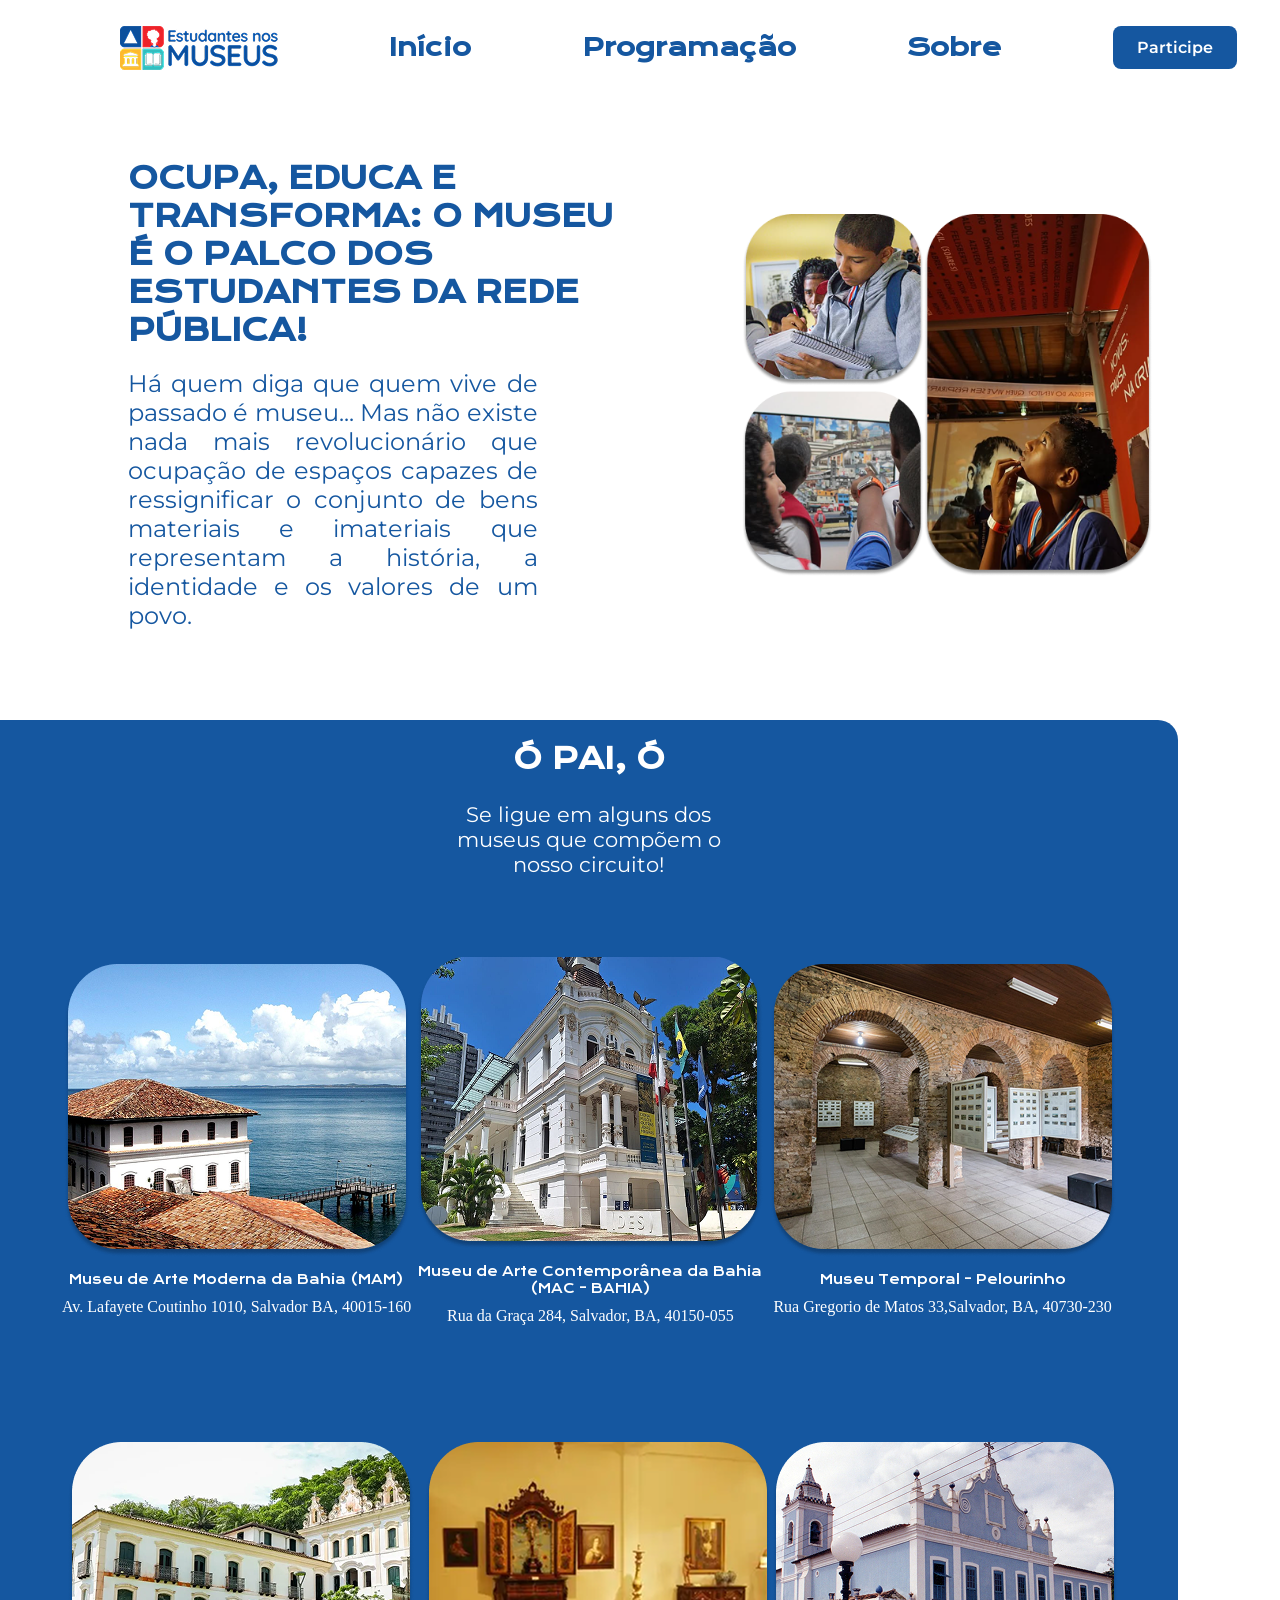
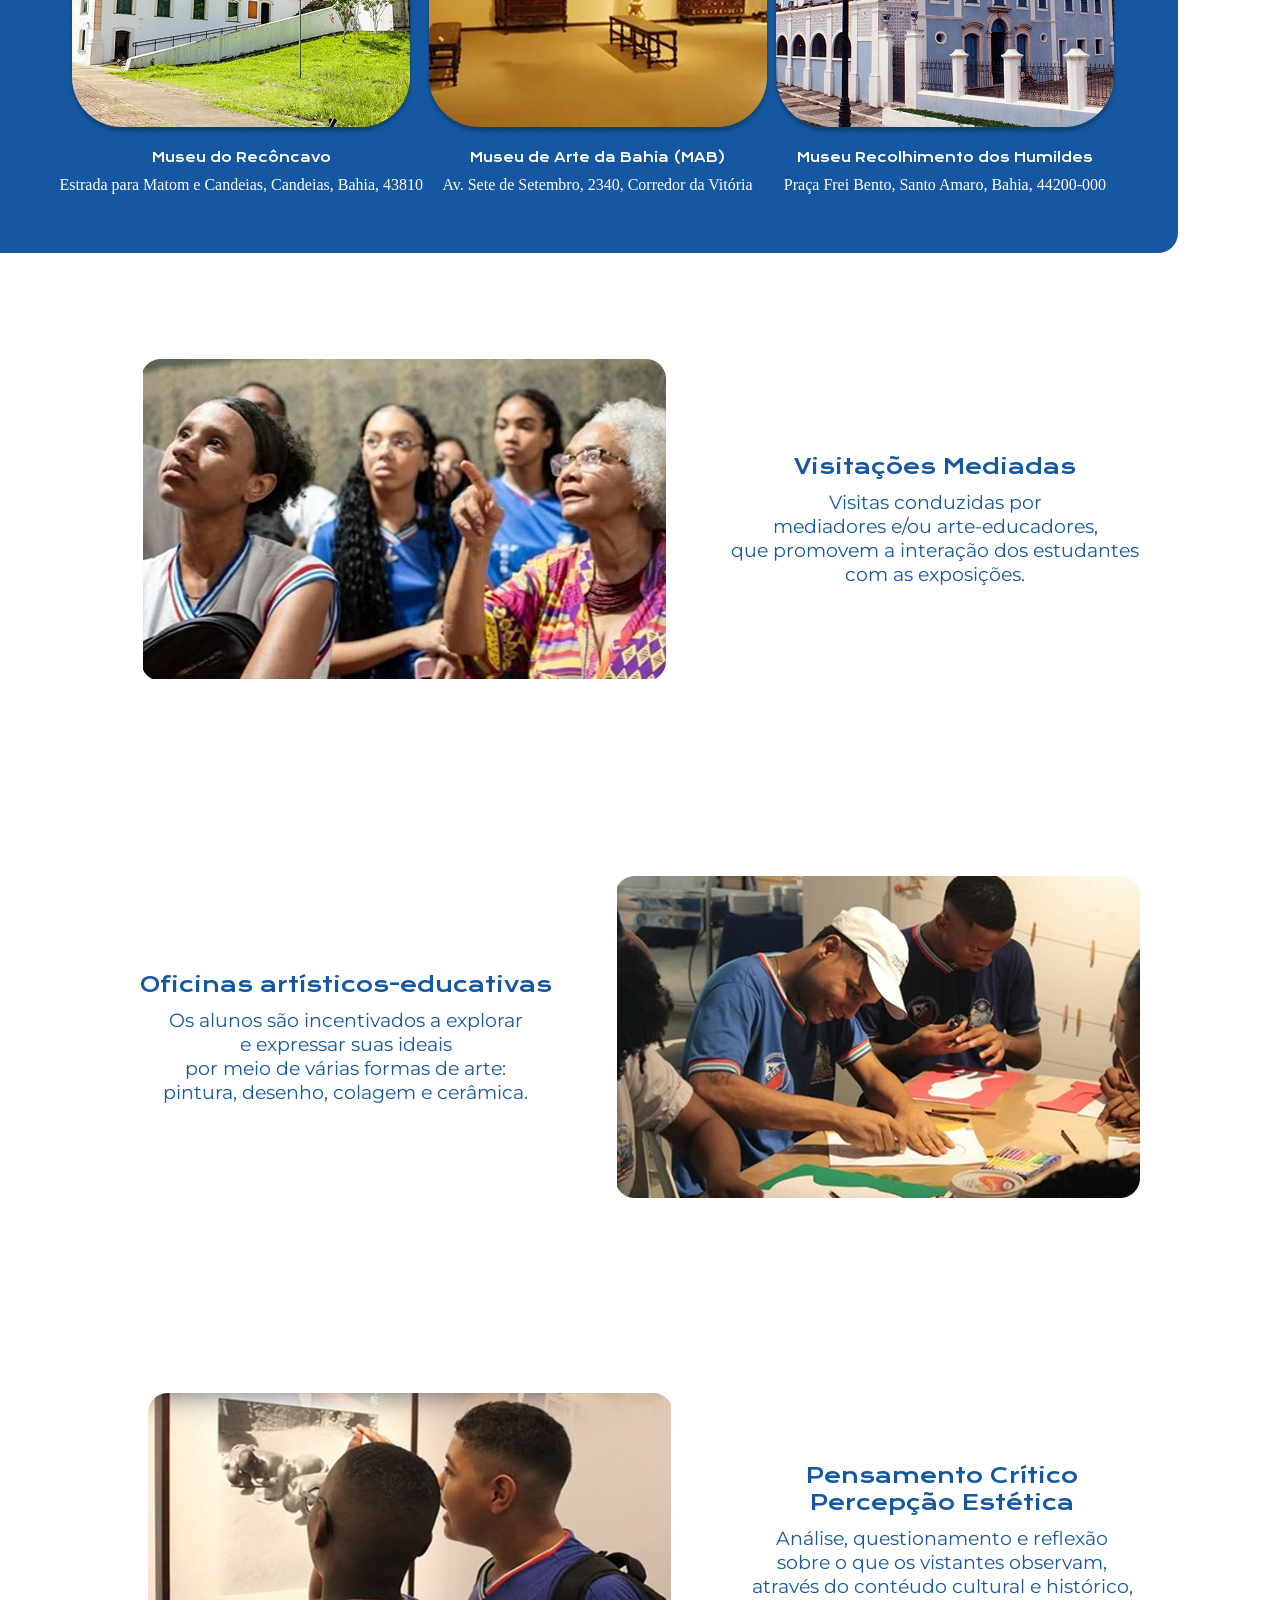
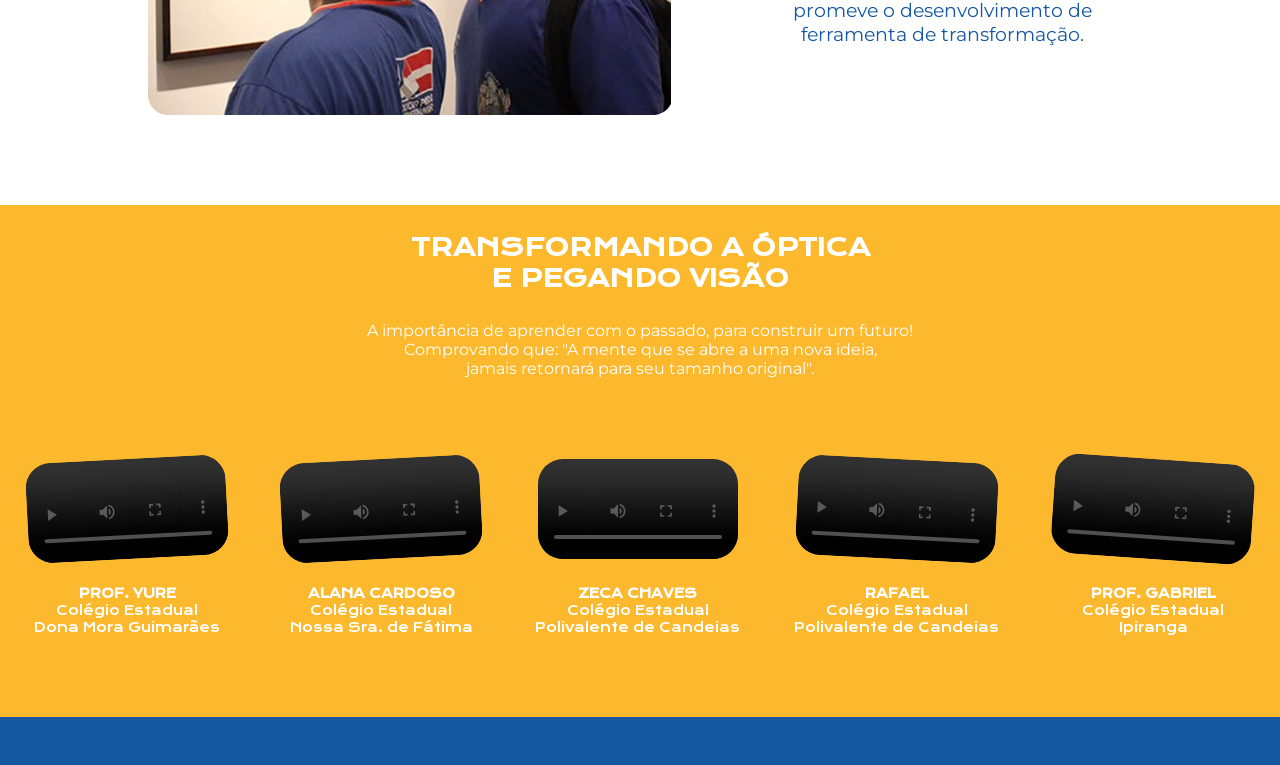
<file: index.html>
<!DOCTYPE html>
<html lang="pt-br">
<head>
    <meta charset="UTF-8">
    <meta name="viewport" content="width=device-width, initial-scale=1.0">
    <title>Estudantes no museu</title>
    <link rel="icon" type="image/x-icon" href="assets/image 2.svg">
    <link rel="stylesheet" href="style.css">
</head>
<body>
    <header class="cabecalho">
        <nav class="cabecalho__menu">
            <img src="assets/image 1.png" alt="Logo dos Estudantes no museu">
            <a class="cabecalho__menu__link" href="index.html">Início</a>
            <a class="cabecalho__menu__link" href="agenda.html">Programação</a>
            <a class="cabecalho__menu__link" href="about.html">Sobre</a>
            <a class="botao">Participe</a>
        </nav>
    </header>
    
    <main class="apresentacao">
        <section class="apresentacao__conteudo">
            <h1 class="apresentacao__conteudo__titulo"><strong> OCUPA, EDUCA E TRANSFORMA:</strong> O MUSEU É O PALCO DOS ESTUDANTES DA REDE PÚBLICA!</h1>                                             
            <p class="apresentacao__conteudo__texto">Há quem diga que quem vive de passado é museu... Mas não existe nada mais revolucionário que ocupação de espaços capazes de ressignificar o conjunto de bens materiais e imateriais que representam a história, a identidade e os valores de um povo.</p>
        </section>
        <img class="apresentacao__img" src="assets/Imagem 1x.png" alt="Estudantes no museu">
    </main>
    </section>

<section class="plano">
<section class="itinerario">
    <h2 class="itinerario_titulo">Ó PAI, Ó</h2>
    <p class="itinerario_texto">
    Se ligue em alguns dos 
    museus que compõem o 
    nosso circuito!</p>
</section>

<section class="bloco01">
    <div class="museu">
        <a href="http://www.mam.ba.gov.br/">
        <img class="imagem" src="assets/MA.png" alt="museu">
        </a>
        <p class="descricao">Museu de Arte Moderna da Bahia (MAM)</p>
        <p class="endereco">Av. Lafayete Coutinho 1010, Salvador BA, 40015-160</p>
    </div>
    <div class="museu">
        <a href="https://visite.museus.gov.br/instituicoes/museu-de-arte-contemporanea-da-bahia-2/">
        <img class="imagem" src="assets/Rectangle 2.png" alt="">
        </a>
        <p class="descricao">Museu de Arte Contemporânea da Bahia 
                                        (MAC - BAHIA)</p>
        <p class="endereco">Rua da Graça 284, Salvador, BA, 40150-055</p>
    </div>
    <div class="museu">
        <a href="https://guiademuseus.com.br/detalhe.aspx?fk_ponto=62">
        <img class="imagem" src="assets/Rectangle 3.png" alt="">
        </a>
        <p class="descricao">Museu Temporal - Pelourinho</p>
        <p class="endereco">Rua Gregorio de Matos 33,Salvador, BA, 40730-230</p>
    </div>
</section>

<section class="bloco02">
    <div class="museu">
      <a href="https://museudoreconcavo.com.br/">
      <img class="imagem" src="assets/Rectangle 5.png" alt="">
      </a>
      <p class="descricao">Museu do Recôncavo</p>
      <p class="endereco">Estrada para Matom e Candeias, Candeias, Bahia, 43810</p>
    </div>
    <div class=" museu">
        <a href="https://visitemuseu.com/museu-de-arte-da-bahia-mab-guia-completo-precos-horarios-e-obras-principais/">
       <img class="imagem" src="assets/Rectangle 6.png" alt="">
       </a>
       <p class="descricao">Museu de Arte da Bahia (MAB)</p>
       <p class="endereco">Av. Sete de Setembro, 2340, Corredor da Vitória</p>
    </div>
    <div class="museu">
        <a href="https://guiademuseus.com.br/detalhe.aspx?fk_ponto=87">
        <img class="imagem" src="assets/Rectangle 7.png" alt="">
        </a>
       <p class="descricao">Museu Recolhimento dos Humildes</p>
       <p class="endereco">Praça Frei Bento, Santo Amaro, Bahia, 44200-000</p>
     </div>
</section>
</section>

    <section class="visitacao">
            <img src="assets/Rectangle 8.png" alt="">
        <div class="titulo">
        <p class="titulo_atividades">Visitações Mediadas</p>
        <p class="descricao_atividades">Visitas conduzidas por 
            mediadores e/ou arte-educadores,
           que promovem a interação dos estudantes
            com as exposições.</p>
        </div>
    </section>

    <section class="visitacao">
            <div class="titulo">
            <p class="titulo_atividades">Oficinas artísticos-educativas</p>
        <p class="descricao_atividades">Os alunos são incentivados a explorar 
                         e expressar suas ideais 
                      por meio de várias formas de arte:
                    pintura, desenho, colagem e cerâmica.</p>
        </div>
        <img src="assets/Rectangle 9.png" alt="">
    </section>

<section class="visitacao">
            <img src="assets/Rectangle 12.png" alt="">
        <div class="titulo">
        <p class="titulo_atividades">Pensamento Crítico
           Percepção Estética</p>
        <p class="descricao_atividades">Análise, questionamento e reflexão 
            sobre o que os vistantes observam, 
           através do contéudo cultural e histórico, 
           promeve o desenvolvimento de 
           ferramenta de transformação.</p>
        </div>
</section>

    <section class="bloco3">
        <h3>TRANSFORMANDO A ÓPTICA 
        <strong>E PEGANDO VISÃO</strong></h3>
        <p class="texto_bloco3">A importância de aprender com o passado, para construir um futuro!
            Comprovando que: "A mente que se abre a uma nova ideia, 
            jamais retornará para seu tamanho original".
        </p>

    <section class="depoimentos">

    <div>
    <video controls class="video1">
        <source class="video" src="assets/WhatsApp Video 2026-10-22 at 17.34.09.mp4" type="video/mp4">
    </video>
    <p class="aluno"> <strong>PROF. YURE</strong>
    Colégio Estadual
    Dona Mora Guimarães</p>
    </div>

    <div>
    <video controls class="video2">
    <source src="assets/WhatsApp Video 2026-08-21 at 17.12.16.mp4" type="video/mp4">
    </video>
    <p class="aluno"> <strong>ALANA CARDOSO</strong>
    Colégio Estadual 
    Nossa Sra. de Fátima</p>
    </div>
    <div>
    <video controls class="video5">
        <source src="assets/WhatsApp Video 2026-08-21 at 17.21.07.mp4" type="video/mp4">
    </video>
    <p class="aluno"> <strong>ZECA CHAVES</strong>
    Colégio Estadual 
    Polivalente de Candeias</p>
    </div>

    <div>
    <video controls class="video3">
    <source src="assets/WhatsApp Video 2026-08-21 at 17.15.55.mp4" type="video/mp4">
    </video>
    <p class="aluno"> <strong>RAFAEL</strong>
    Colégio Estadual 
    Polivalente de Candeias</p>
    </div>

    <div>
    <video controls class="video4">
    <source src="assets/WhatsApp Video 2026-10-11 at 12.10.34.mp4" type="video/mp4">
    </video>
    <p class="aluno"> <strong> PROF. GABRIEL</strong>
    Colégio Estadual 
    Ipiranga</p>
    </div>

    </section>
    
    </section>

    <footer class="rodape">
        <p></p>
    </footer>
</body>
</html>
</file>
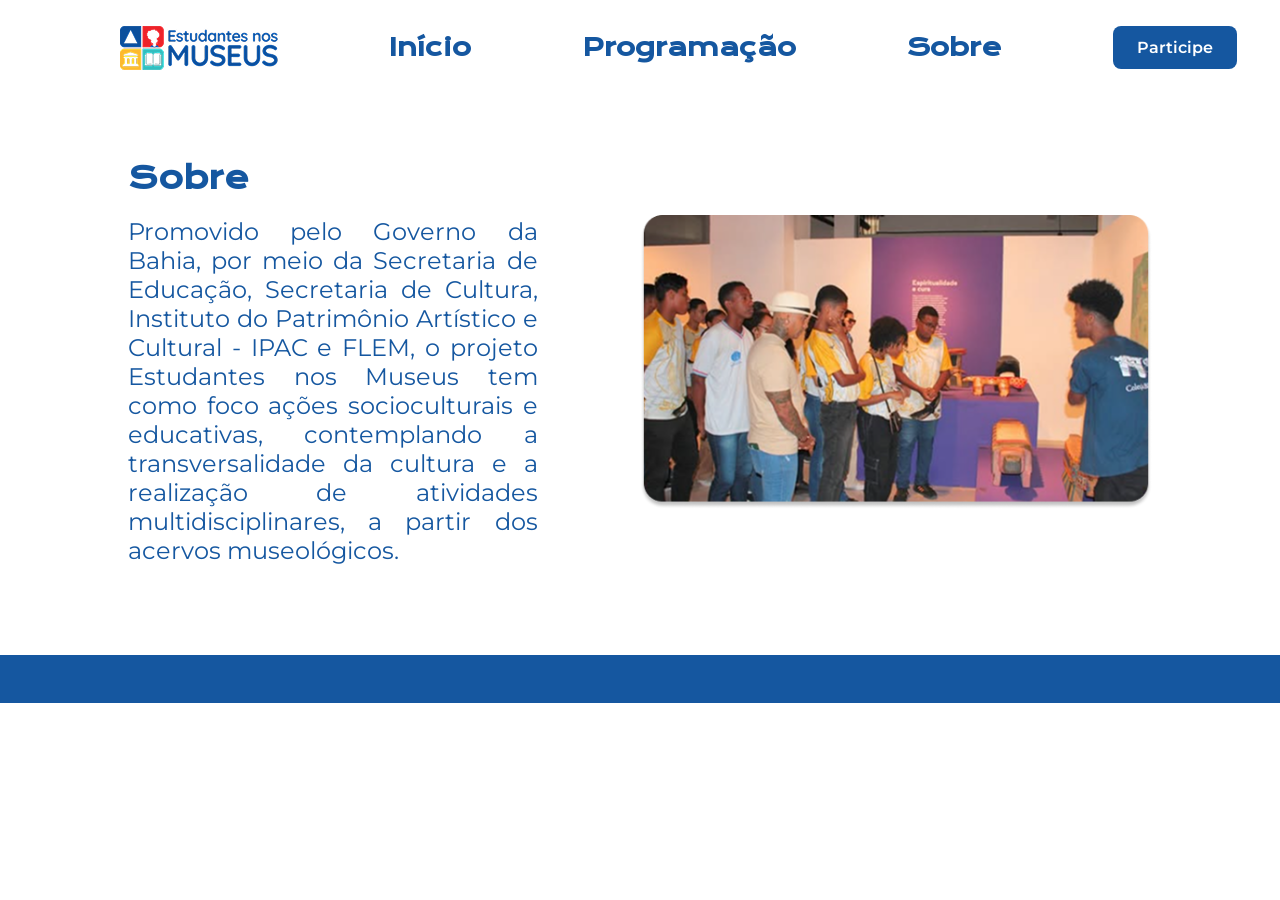
<file: about.html>
<!DOCTYPE html>
<html lang="pt-br">
<head>
    <meta charset="UTF-8">
    <meta name="viewport" content="width=device-width, initial-scale=1.0">
    <title>Sobre</title>
    <link rel="icon" type="image/x-icon" href="assets/image 2.svg">
    <link rel="stylesheet" href="style.css">
</head>
<body>
    <header class="cabecalho">
        <nav class="cabecalho__menu">
            <img src="assets/image 1.png" alt="Logo dos Estudantes no museu">
            <a class="cabecalho__menu__link" href="index.html">Início</a>
            <a class="cabecalho__menu__link" href="agenda.html">Programação</a>
            <a class="cabecalho__menu__link" href="about.html">Sobre</a>
            <a class="botao">Participe</a>
        </nav>    
    </header>
    <main class="apresentacao">
        <section class="apresentacao__conteudo">
        <h1 class="apresentacao__conteudo__titulo">Sobre</h1>
        <p class="apresentacao__conteudo__texto"> Promovido pelo Governo da Bahia, por meio da Secretaria de Educação, Secretaria de Cultura, Instituto do Patrimônio Artístico e Cultural - IPAC e FLEM, o projeto Estudantes nos Museus tem como foco ações socioculturais e educativas, contemplando a transversalidade da cultura e a realização de atividades multidisciplinares, a partir dos acervos museológicos.</p>
    </section>
    <img class="apresentacao_img2" src="assets/Rectangle 10.png" alt="Foto de mediador, promovendo interação dos estudantes com a exposição">
    </main>
    <footer class="rodape">
        <p></p></footer>
</body>
</html>
</file>
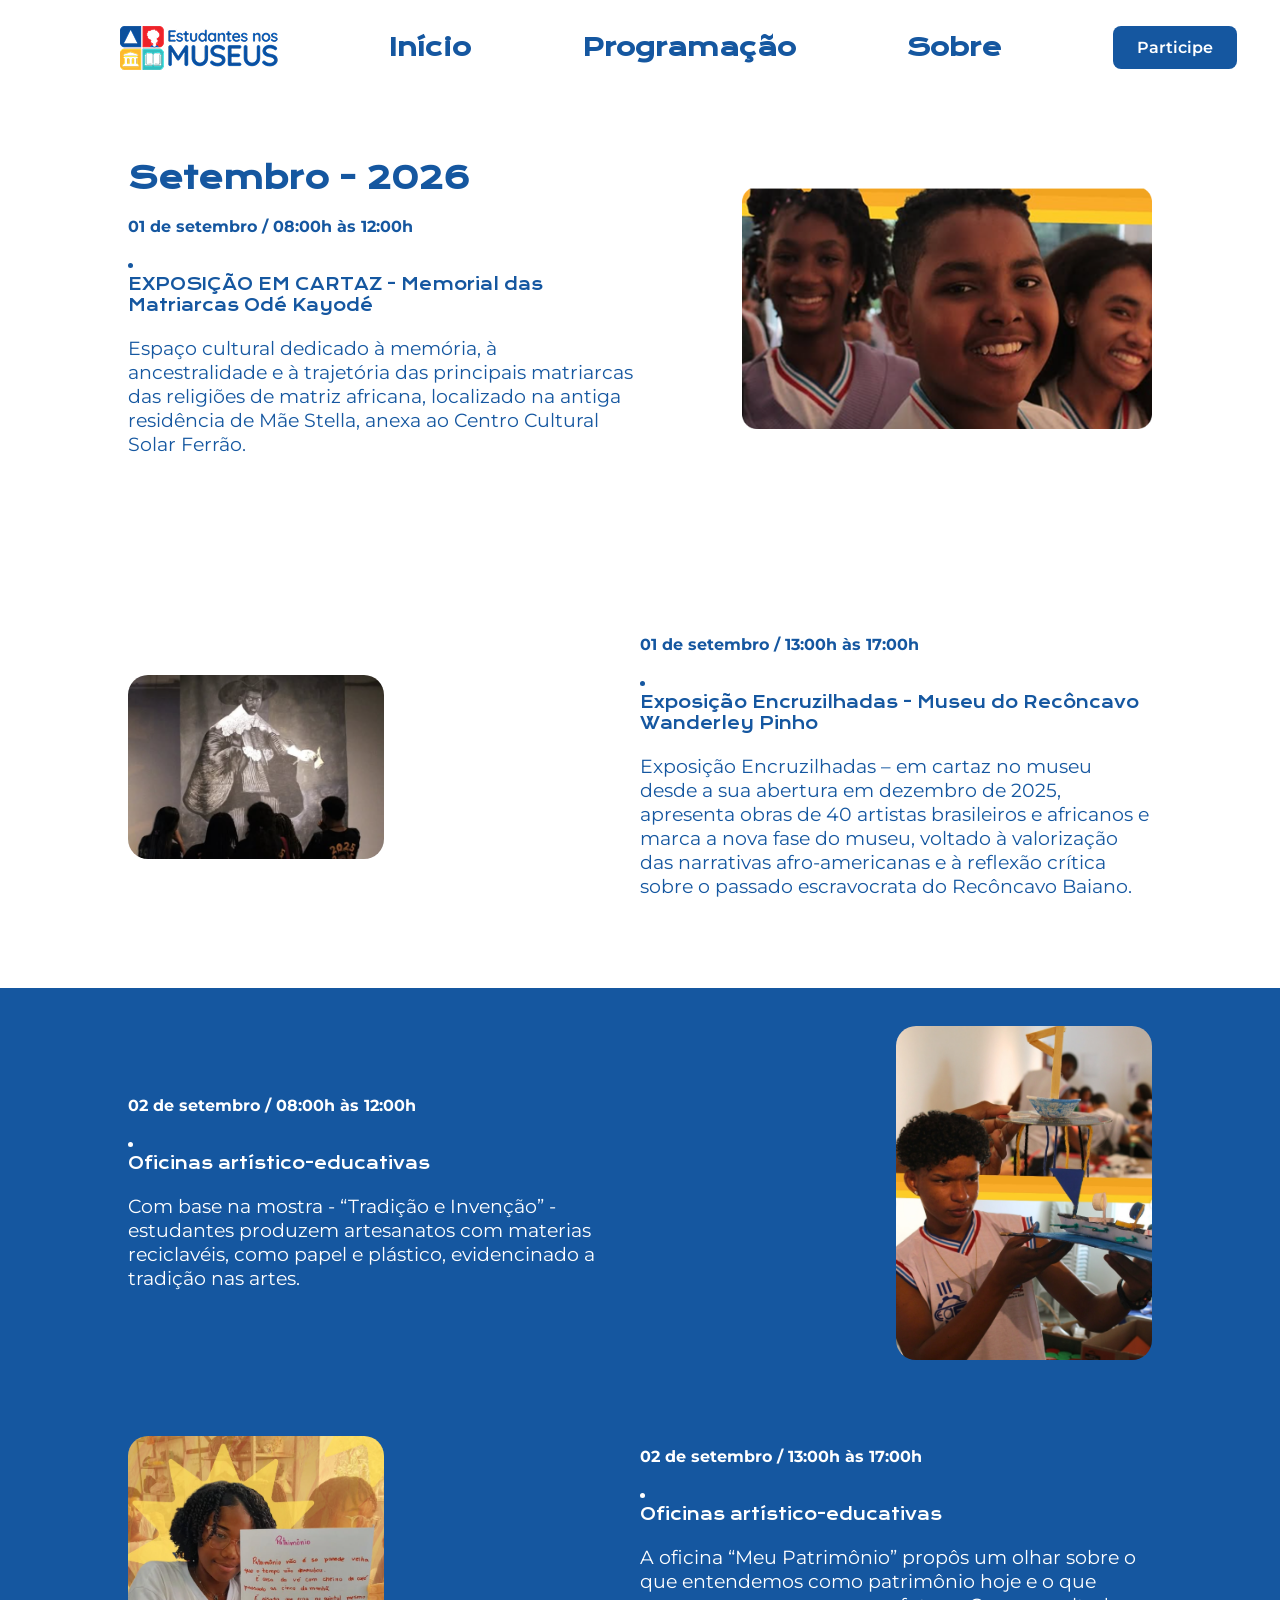
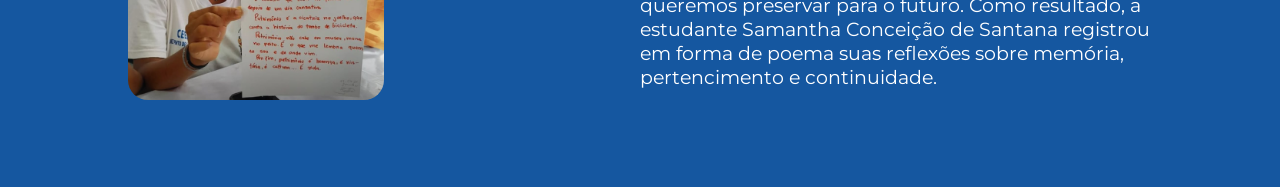
<file: agenda.html>
<!DOCTYPE html>
<html lang="pt-br">
<head>
    <meta charset="UTF-8">
    <meta name="viewport" content="width=device-width, initial-scale=1.0">
    <title>Programação</title>
    <link rel="icon" type="image/x-icon" href="assets/image 2.svg">
    <link rel="stylesheet" href="style.css">
</head>
<body>
    <header class="cabecalho">
        <nav class="cabecalho__menu">
            <img src="assets/image 1.png" alt="Logo dos Estudantes no museu">
            <a class="cabecalho__menu__link" href="index.html">Início</a>
            <a class="cabecalho__menu__link" href="agenda.html">Programação</a>
            <a class="cabecalho__menu__link" href="about.html">Sobre</a>
            <a class="botao">Participe</a>
        </nav>    
    </header>
    <main class="apresentacao">
        <section class="programacao_conteudo">
        <h1 class="apresentacao__conteudo__titulo">Setembro - 2026</h1>
        <p class="calendario"> <strong>01 de setembro / 08:00h às 12:00h</strong></p>
         <li>
        <p class="atividades_museu">EXPOSIÇÃO EM CARTAZ - Memorial das Matriarcas Odé Kayodé</p>
         </li>
        <p class="descricao_atividades">Espaço cultural dedicado à memória, à ancestralidade e à trajetória das principais matriarcas das religiões de matriz africana, localizado na antiga residência de Mãe Stella, anexa ao Centro Cultural Solar Ferrão.</p>

    </section>
    <img class="programacao_img" src="assets/Rectangle 13.png">
    </main>

    <section class="apresentacao2">
        <img class="programacao_img2" src="assets/Capturar 20261011172014.png">
        <div class="programacao_conteudo">
        <p class="calendario"> <strong>01 de setembro / 13:00h às 17:00h</strong></p>
         <li>
        <p class="atividades_museu">Exposição Encruzilhadas - Museu do Recôncavo Wanderley Pinho</p>
        </li>
        <p class="descricao_atividades">Exposição Encruzilhadas – em cartaz no museu desde a sua abertura em dezembro de 2025, apresenta obras de 40 artistas brasileiros e africanos e marca a nova fase do museu, voltado à valorização das narrativas afro-americanas e à reflexão crítica sobre o passado escravocrata do Recôncavo Baiano. </p>
        </div>
    </section>

    <section class="apresentacao3">
        <div class="programacao_conteudo">
            <p class="calendario"> <strong>02 de setembro / 08:00h às 12:00h</strong></p>
         <li>
        <p class="atividades_museu">Oficinas artístico-educativas</p>
        </li>
        <p class="descricao_atividades">Com base na mostra - “Tradição e Invenção” - estudantes produzem artesanatos com materias reciclavéis, como papel e plástico, evidencinado a tradição nas artes. </p>
        </div>
        <img class="programacao_img2" src="assets/Captura de tela 2026-05-23 163017.png">
    </section>

    <section class="apresentacao3">
        <img class="programacao_img2" src="assets/Captura de tela 2026-10-12 124414.png">
        <div class="programacao_conteudo">
        <p class="calendario"> <strong>02 de setembro / 13:00h às 17:00h</strong></p>
         <li>
        <p class="atividades_museu">Oficinas artístico-educativas</p>
        </li>
        <p class="descricao_atividades">A oficina “Meu Patrimônio” propôs um olhar sobre o que entendemos como patrimônio hoje e o que queremos preservar para o futuro. Como resultado, a estudante Samantha Conceição de Santana registrou em forma de poema suas reflexões sobre memória, pertencimento e continuidade. </p>
        </div>
    </section>

    <footer class="rodape">
        <p></p>
    </footer>
</body>
</html>
</file>
<file: style.css>
@import url('https://fonts.googleapis.com/css2?family=Fredoka:wght@300..700&family=Krona+One&family=Montserrat:ital,wght@0,100..900;1,100..900&display=swap');
@import url('https://fonts.googleapis.com/css2?family=Fredoka:wght@300..700&family=Krona+One&family=Montserrat:ital,wght@0,100..900;1,100..900&display=swap');

*{
    margin:0;
    padding:0;
}

body{
    /* height: 100vh; */
    box-sizing: border-box;
    color:#1557A0;
}

.cabecalho{
    padding: 2% 0 0 6%;
}

.cabecalho__menu{
    display: flex;
    justify-content:space-around;
    gap: 25px;
    align-items: center;
}

.cabecalho__menu__link{
    font-family: "Krona One" , sans-serif;
    font-size: 1.5rem;
    font-weight: 600;
    text-decoration: none;
    color: #1557A0;
}

.botao{
    font-family: "Montserrat" , sans-serif;
    font-size: 1rem;
    font-weight: 600;
    color: #fff;
    background-color: #1557A0;
    padding: 1% 2%;
    border-radius: 08px;

}

.apresentacao{
    padding: 07% 10%;
    display: flex;
    align-items: center;
    justify-content: space-between;
}

.apresentacao__conteudo{
    width: 40%;
    display: flex;
    flex-direction: column;
    gap: 20px;
}

.apresentacao__conteudo__titulo{
    font-size: 1.875rem;
    width: 120%;
    font-family: "Krona One" , sans-serif;
}

.programacao_conteudo{
    width: 50%;
    display: flex;
    flex-direction: column;
    gap: 20px;
}

.atividades_museu{
    font-size: 1rem;
    font-family: "Krona One" , sans-serif;
}

.descricao_atividades{
    font-size: 1rem;
    text-align: justify;
    font-family: "Krona One" , sans-serif;
}

.programacao_img{
    width: 40%;
}

.programacao_img2{
    width: 25%;
    border-radius: 20px;
}

.apresentacao__conteudo__texto{
    font-size: 1.5rem;
    font-family: "Montserrat" , sans-serif;
    text-align: justify;
}

.calendario{
    font-size: 1rem;
    font-family: "Montserrat" , sans-serif;
    text-align: justify;
}

.rodape{
    padding: 24px;
    color: #fff;
    background-color: #1557A0;
    text-align: center;
    font-family: "Monteserrat" , sans-serif;
    font-size: 1rem;
}

.apresentacao__img{
    width: 40%;
}

.apresentacao_img2{
    width: 50%;
}

.itinerario{
    padding: 20px;
    text-align: center;
}

.itinerario_titulo{
    font-size: 1.800rem;
    font-family: "Krona One" , sans-serif;
}

.itinerario_texto{
    white-space: pre-line;
    font-size: 1.3rem;
    font-family: "Montserrat" , sans-serif;
    gap: 20px;
}

.bloco01{
    padding: 05% 05%;
    display: flex;
    align-items: center;
    justify-content: space-around;

}

.museu{
    display: flex;
    flex-direction: column;
    align-items: center;
    gap: 10px;
}

.bloco02{
    padding: 05% 05%;
    display: flex;
    align-items: center;
    text-align: center;
    justify-content: space-around;
}


.descricao{
    display: flex;
    flex-direction: column;
    gap: 40px;
    font-size: 0.8rem;
    font-family: "Krona One" , sans-serif;
    text-align: center;
    white-space: pre-line;
}

.visitacao{
    padding: 07% 10%;
    margin-top: 1em;
    display: flex;
    align-items: center;
    justify-content: space-around;
    gap:40px;
}

.titulo{
    display: flex;
    flex-direction: column;
    align-items:center;
    text-align: center;
    white-space: pre-line;
    gap: 10px;
}

.titulo_atividades{
    font-size: 1.300rem;
    font-family: "Krona One" , sans-serif;
}

.descricao_atividades{
    font-size: 1.2rem;
    font-family: "Montserrat" , sans-serif;
    text-align:inherit;
}

.imagem{
    transition:.5s;
}

.imagem:hover{
    transform: scale(1.1);
}

.plano{
    background-color: #1557A0;
    color: #fff;
    width: 92%;
    border-radius: 0 20px 20px 0;
}

.bloco3{
    background-color: #FDB92E;
    color: #fff;
    font-size: 1.300rem;
    font-family: "Krona One" , sans-serif;
    text-align: center;
    white-space: pre-line;
}

.texto_bloco3{
    font-size: 1.000rem;
    font-family: "Montserrat" , sans-serif
}

.depoimentos{
    background-color: #FDB92E;
    color: #fff;
    display: flex;
    align-items: center;
    justify-content:space-around;

}

.video1:hover{
 transform: scale(1.1);
}

.video1{
    transition:.5s;
}

.video2:hover{
transform: scale(1.1);
}

.video2{
    transition:.5s;
}

.video3:hover{
    transform: scale(1.1);
}

.video3{
    transition:.5s;
}

.video4{
    transition: .5s;
}

.video4:hover{
    transform: scale(1.1);
}

.video5{
    transition: .5s;
}

.video5:hover{
    transform: scale(1.1);
}

.video1{
  transform: rotate(-3deg);
   width: 200px;
    border-radius: 25px;
}

.video2{
  transform: rotate(-3deg);
  width: 200px;
    border-radius: 25px;
}

.video3{
  transform: rotate(3deg);
  width: 200px;
   border-radius: 25px;
}

.video4{
  transform: rotate(4deg);
  width: 200px;
  border-radius: 25px;
}

.video5{
  transform: rotate(0);
  width: 200px;
  border-radius: 25px;
}


.aluno{
    margin-top: 10%;
    font-size: 0.8rem;
    font-family: "Krona One" , sans-serif;
    text-align: center;
    white-space: pre-line;
}

.apresentacao2{
    padding: 7% 10%;
    display: flex;
    align-items: center;
    justify-content: space-between;
}

.apresentacao3{
    background-color: #1557A0;
    color: #fff;
    padding: 3% 10%;
    display: flex;
    align-items: center;
    justify-content: space-between;

}
</file>
